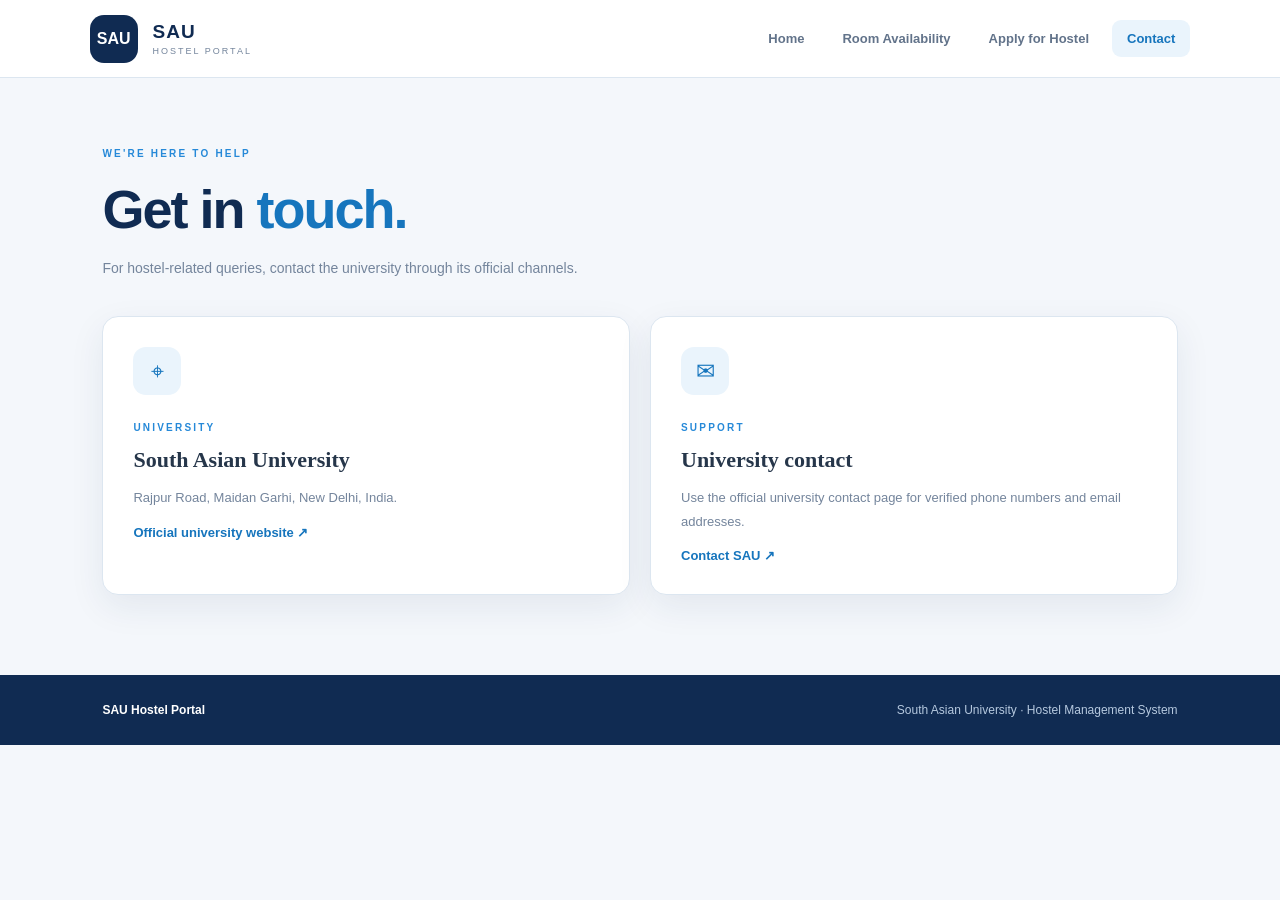
<file: contact.html>
<!DOCTYPE html>
<html lang="en">
<head>
  <meta charset="UTF-8">
  <meta name="viewport" content="width=device-width, initial-scale=1.0">
  <title>Contact | SAU Hostel Portal</title>
  <link rel="stylesheet" href="style.css">
  <script src="script.js" defer></script>
</head>
<body>
  <header class="topbar">
    <a class="brand" href="index.html"><span class="brand-mark">SAU</span><span><b>SAU</b><small>HOSTEL PORTAL</small></span></a>
    <button class="menu-toggle" id="menuToggle">☰</button>
    <nav id="mainNav">
      <a href="index.html">Home</a>
      <a href="rooms.html">Room Availability</a>
      <a href="application.html">Apply for Hostel</a>
      <a class="active" href="contact.html">Contact</a>
    </nav>
  </header>

  <main class="page-main">
    <section class="page-heading">
      <span class="eyebrow">WE'RE HERE TO HELP</span>
      <h1>Get in <span>touch.</span></h1>
      <p>For hostel-related queries, contact the university through its official channels.</p>
    </section>

    <section class="contact-grid">
      <article class="panel contact-card">
        <div class="feature-icon">⌖</div>
        <span class="eyebrow">UNIVERSITY</span>
        <h2>South Asian University</h2>
        <p>Rajpur Road, Maidan Garhi, New Delhi, India.</p>
        <a href="https://www.sau.int/" target="_blank" rel="noopener">Official university website ↗</a>
      </article>
      <article class="panel contact-card">
        <div class="feature-icon">✉</div>
        <span class="eyebrow">SUPPORT</span>
        <h2>University contact</h2>
        <p>Use the official university contact page for verified phone numbers and email addresses.</p>
        <a href="https://www.sau.int/contact-us/" target="_blank" rel="noopener">Contact SAU ↗</a>
      </article>
    </section>
  </main>

  <footer><b>SAU Hostel Portal</b><span>South Asian University · Hostel Management System</span></footer>
</body>
</html>
</file>
<file: style.css>
* {
    box-sizing: border-box;
}

html {
    scroll-behavior: smooth;
}

body {
  margin: 0;
  background: var(--bg);
  color: var(--ink);
  font-family: 'DM Sans', sans-serif;
}
a { color: inherit; text-decoration: none; }
button, input, select, textarea { font: inherit; }

.topbar {
  min-height: 78px;
  padding: 0 7%;
  display: flex;
  align-items: center;
  justify-content: space-between;
  gap: 24px;
  background: white;
  border-bottom: 1px solid var(--line);
  position: sticky;
  top: 0;
  z-index: 20;
}
.brand { display: flex; align-items: center; gap: 12px; color: var(--navy); }
.brand img { width: 48px; height: 48px; object-fit: contain; }
.brand-mark {
  width: 48px; height: 48px; border-radius: 14px;
  background: var(--navy); color: white;
  display: grid; place-items: center; font-weight: 800;
}
.brand span:last-child { display: grid; gap: 3px; }
.brand b { font: 800 19px Manrope, sans-serif; letter-spacing: 1px; }
.brand small { font-size: 9px; letter-spacing: 2px; color: var(--muted); }
nav { display: flex; align-items: center; gap: 8px; }
nav a {
  padding: 11px 15px; border-radius: 9px;
  font-size: 13px; font-weight: 700; color: #62738a;
}
nav a:hover, nav a.active { color: var(--blue); background: var(--pale); }
.menu-toggle { display: none; border: 0; background: none; font-size: 25px; color: var(--navy); }

.hero {
  min-height: 475px; padding: 75px 9%;
  display: grid; grid-template-columns: 1.1fr .9fr;
  align-items: center; gap: 50px;
  background: linear-gradient(120deg, #102b52, #164d83 65%, #217bb6);
  color: white; overflow: hidden;
}
.eyebrow { font-size: 10px; font-weight: 800; letter-spacing: 2.2px; color: var(--bright); }
.hero .eyebrow { color: #9dd4ff; }
.hero h1, .page-heading h1 {
  font: 800 clamp(38px, 5vw, 64px)/1.12 Manrope, sans-serif;
  letter-spacing: -2px; margin: 18px 0;
}
.hero h1 span { color: #91d0ff; }
.hero-content > p { max-width: 510px; color: #d2e2f2; line-height: 1.8; font-size: 15px; }
.hero-actions { display: flex; gap: 12px; flex-wrap: wrap; margin-top: 28px; }
.btn {
  display: inline-flex; align-items: center; justify-content: center;
  border: 0; border-radius: 10px; padding: 14px 20px;
  font-size: 13px; font-weight: 800; cursor: pointer;
  transition: .2s ease;
}
.btn:hover { transform: translateY(-2px); }
.btn-primary { background: var(--blue); color: white; }
.hero .btn-primary { background: #72bded; color: #102b52; }
.btn-light { background: white; color: var(--navy); }
.hero-visual {
  min-height: 280px; display: grid; place-items: center;
  background: radial-gradient(circle, rgba(255,255,255,.18), transparent 65%);
}
.visual-card {
  width: min(100%, 330px); padding: 34px;
  border: 1px solid rgba(255,255,255,.3); border-radius: 22px;
  background: rgba(255,255,255,.12); backdrop-filter: blur(10px);
  box-shadow: 0 25px 60px rgba(0,0,0,.15);
}
.visual-icon { font-size: 54px; color: #a7d9ff; }
.visual-card p { font-size: 10px; letter-spacing: 3px; color: #b8dafa; }
.visual-card h2 { font: 700 28px Manrope; line-height: 1.3; }
.visual-card span { font-size: 9px; letter-spacing: 2px; color: #b8dafa; }

.stats-grid {
  width: 84%; margin: -35px auto 65px; position: relative;
  display: grid; grid-template-columns: repeat(4, 1fr);
  gap: 14px;
}
.stat-card, .feature-card, .panel {
  background: white; border: 1px solid var(--line);
  border-radius: 16px; box-shadow: var(--shadow);
}
.stat-card { padding: 23px; }
.stat-card > span { color: var(--bright); font-size: 11px; font-weight: 800; }
.stat-card h3 { font: 700 16px Manrope; margin: 14px 0 5px; }
.stat-card p, .feature-card p { color: var(--muted); font-size: 12px; line-height: 1.7; margin: 0; }

.section-block { width: 84%; margin: 0 auto 80px; }
.section-heading {
  display: flex; justify-content: space-between; align-items: end;
  gap: 20px; margin-bottom: 25px;
}
.section-heading h2 { font: 800 27px Manrope; margin: 8px 0 0; }
.section-heading > p { max-width: 340px; color: var(--muted); font-size: 13px; line-height: 1.7; }
.feature-grid { display: grid; grid-template-columns: repeat(3, 1fr); gap: 18px; }
.feature-card { padding: 27px; transition: .2s; }
.feature-card:hover { transform: translateY(-5px); border-color: #b7d9f4; }
.feature-icon {
  width: 48px; height: 48px; border-radius: 13px;
  background: var(--pale); color: var(--blue);
  display: grid; place-items: center; font-size: 23px; margin-bottom: 22px;
}
.feature-card h3 { font: 700 18px Manrope; margin: 0 0 9px; }
.feature-card span { display: inline-block; margin-top: 20px; color: var(--blue); font-size: 12px; font-weight: 800; }

.page-main { width: 84%; max-width: 1200px; margin: 0 auto; padding: 65px 0 80px; }
.page-main.narrow { max-width: 850px; }
.page-heading { margin-bottom: 35px; }
.page-heading h1 { font-size: clamp(38px, 5vw, 54px); color: var(--navy); }
.page-heading h1 span { color: var(--blue); }
.page-heading p { color: var(--muted); font-size: 14px; line-height: 1.7; }
.panel { padding: 30px; }
.compact { margin: 30px 0 15px; }
.compact h2 { font-size: 20px; }
.choice-row { display: flex; flex-wrap: wrap; gap: 10px; }
.choice-btn {
  border: 1px solid var(--line); border-radius: 9px;
  background: white; color: #526780; padding: 11px 17px;
  cursor: pointer; font-size: 12px; font-weight: 700;
}
.choice-btn:hover, .choice-btn.selected {
  border-color: var(--blue); background: var(--pale); color: var(--blue);
}
.room-grid { display: grid; grid-template-columns: repeat(3, 1fr); gap: 14px; }
.room-card {
  border: 1px solid var(--line); border-radius: 13px;
  padding: 18px; background: #fff;
}
.room-card h3 { font: 700 16px Manrope; margin: 0 0 7px; }
.room-card p { font-size: 12px; color: var(--muted); margin: 5px 0; }
.room-top { display: flex; align-items: center; justify-content: space-between; gap: 10px; }
.room-status { font-size: 10px; font-weight: 800; color: var(--green); }
.room-status.full { color: var(--red); }
.occupancy-track { height: 8px; border-radius: 10px; background: #e7edf3; overflow: hidden; margin: 15px 0 9px; }
.occupancy-fill { height: 100%; border-radius: 10px; background: var(--green); }
.occupancy-fill.full { background: var(--red); }
.legend { display: flex; gap: 22px; flex-wrap: wrap; margin: 20px 0; color: var(--muted); font-size: 12px; }
.legend span { display: flex; align-items: center; gap: 8px; }
.dot { width: 9px; height: 9px; border-radius: 50%; display: inline-block; }
.dot.available { background: #d7e0e9; }
.dot.occupied { background: var(--green); }
.dot.full { background: var(--red); }
.muted { color: var(--muted); font-size: 12px; }
.small { line-height: 1.7; }
.notice { color: var(--muted); font-size: 13px; line-height: 1.6; }
.notice.error { color: var(--red); }
.notice.success { color: var(--green); }

.application-form fieldset {
  border: 0; border-top: 1px solid var(--line);
  padding: 25px 0; margin: 0;
}
.application-form legend { padding: 0 12px 0 0; color: var(--navy); font: 800 16px Manrope; }
.form-grid { display: grid; grid-template-columns: 1fr 1fr; gap: 18px; }
.form-grid label { display: grid; gap: 8px; font-size: 12px; font-weight: 700; color: #53657a; }
.form-grid input, .form-grid select, .form-grid textarea {
  width: 100%; border: 1px solid var(--line); border-radius: 9px;
  background: #fbfdff; padding: 12px; color: var(--ink); outline: none;
}
.form-grid input:focus, .form-grid select:focus, .form-grid textarea:focus {
  border-color: var(--bright); box-shadow: 0 0 0 3px #2689d81c;
}
.form-grid .full { grid-column: 1 / -1; }
.check-label { display: flex; gap: 10px; align-items: start; color: var(--muted); font-size: 12px; margin: 10px 0 20px; }
.submit-btn { width: 100%; }
.contact-grid { display: grid; grid-template-columns: 1fr 1fr; gap: 20px; }
.contact-card h2 { font: 700 22px Manrope; margin: 12px 0; }
.contact-card p { color: var(--muted); font-size: 13px; line-height: 1.8; }
.contact-card a { color: var(--blue); font-size: 13px; font-weight: 800; }

footer {
  padding: 28px 8%; background: var(--navy); color: white;
  display: flex; justify-content: space-between; gap: 15px;
  font-size: 12px;
}
footer span { color: #b6c9df; }

@media (max-width: 850px) {
  .topbar { padding: 12px 5%; flex-wrap: wrap; }
  .menu-toggle { display: block; }
  nav { display: none; width: 100%; flex-direction: column; align-items: stretch; padding-bottom: 10px; }
  nav.open { display: flex; }
  nav a { padding: 12px; }
  .hero { grid-template-columns: 1fr; padding: 60px 8%; }
  .hero-visual { display: none; }
  .stats-grid { grid-template-columns: repeat(2, 1fr); width: 90%; }
  .section-block, .page-main { width: 90%; }
  .feature-grid { grid-template-columns: 1fr 1fr; }
}
@media (max-width: 560px) {
  .hero { min-height: 400px; }
  .stats-grid { grid-template-columns: 1fr 1fr; gap: 9px; }
  .stat-card { padding: 16px; }
  .feature-grid, .room-grid, .contact-grid, .form-grid { grid-template-columns: 1fr; }
  .form-grid .full { grid-column: auto; }
  .panel { padding: 19px; }
  .section-heading { align-items: start; flex-direction: column; }
  footer { flex-direction: column; }
}
.occupancy-track {
    width: 100%;
    height: 10px;
    background: #e5e7eb;
    border-radius: 20px;
    overflow: hidden;
    margin: 12px 0;
}

.occupancy-fill {
    height: 100%;
    background: #16a36a;
    border-radius: 20px;
    transition: width 0.4s ease;
}

.occupancy-fill.full {
    background: #dc3545;
}
.site-header {
    background: white;
    padding: 15px 5%;
    border-bottom: 1px solid #dce5f0;
}

.brand {
    display: flex;
    align-items: center;
    gap: 15px;
}

.brand-logo {
    width: 65px;
    height: 65px;
    object-fit: contain;
}

.brand-text h1 {
    margin: 0;
}

@media (max-width: 700px) {
    main {
        width: 94%;
    }

    .tower-list {
        grid-template-columns: repeat(2, 1fr);
    }

    .details-grid {
        grid-template-columns: repeat(2, 1fr);
    }

    nav a {
        margin-right: 12px;
        margin-bottom: 5px;
    }
}

@media (max-width: 450px) {
    .tower-list,
    .details-grid {
        grid-template-columns: 1fr;
    }

    header h1 {
        font-size: 23px;
    }

    .tower-section,
    .room-details,
    .apply-section {
        padding: 14px;
    }
}

/* Responsive tower layout */
.tower-list {
    display: grid;
    grid-template-columns: repeat(3, 1fr);
    gap: 20px;
}

/* Tablet */
@media (max-width: 768px) {
    .tower-list {
        grid-template-columns: repeat(2, 1fr);
    }
}

/* Mobile */
@media (max-width: 480px) {
    .tower-list {
        grid-template-columns: 1fr;
    }
}

/* Hostel Application Form */

.apply-section {
    max-width: 800px;
    margin: 40px auto;
    padding: 25px;
    background-color: #ffffff;
    border-radius: 10px;
}

.apply-section h2 {
    text-align: center;
    color: #174a35;
}

.apply-section p {
    text-align: center;
    margin-bottom: 25px;
}

.apply-section fieldset {
    border: 1px solid #cccccc;
    border-radius: 8px;
    padding: 20px;
    margin-bottom: 20px;
}

.apply-section legend {
    font-weight: bold;
    color: #174a35;
    padding: 0 8px;
}

.apply-section label {
    display: block;
    margin-top: 15px;
    margin-bottom: 6px;
}

.apply-section input:not([type="checkbox"]),
.apply-section select,
.apply-section textarea {
    width: 100%;
    box-sizing: border-box;
    padding: 10px;
    border: 1px solid #cccccc;
    border-radius: 5px;
    font-size: 16px;
}

.apply-section input[type="checkbox"] {
    margin-right: 8px;
}

.apply-section button {
    padding: 12px 20px;
    margin: 8px 5px 0 0;
    border: none;
    border-radius: 5px;
    background-color: #174a35;
    color: white;
    cursor: pointer;
}

.apply-section button[type="reset"] {
    background-color: #666666;
}

/* Mobile Responsive */

@media (max-width: 600px) {
    .apply-section {
        margin: 20px 10px;
        padding: 15px;
    }

    .apply-section fieldset {
        padding: 12px;
    }

    .apply-section button {
        width: 100%;
        margin: 8px 0;
    }
}

/* =================================
   HOSTEL PORTAL - SECTION STYLING
================================= */

/* Theme variables */
:root {
    --bg: #f4f7fb;
    --ink: #26364a;
    --navy: #102b52;
    --blue: #1675bd;
    --bright: #2689d8;
    --pale: #eaf4fc;
    --muted: #74859c;
    --line: #dce6f0;
    --green: #16a36a;
    --red: #dc3545;
    --shadow: 0 12px 35px rgba(25, 55, 90, 0.08);
}

/* Main hostel sections */
.tower-section,
.room-details,
.apply-section {
    width: 84%;
    max-width: 1200px;
    margin: 35px auto;
    padding: 28px;
    background: white;
    border: 1px solid var(--line);
    border-radius: 16px;
    box-shadow: var(--shadow);
}

.tower-section h2,
.room-details h2 {
    color: var(--navy);
    font-family: Manrope, sans-serif;
    margin-top: 0;
    margin-bottom: 20px;
}

/* Tower navigation */
.tower-list {
    display: grid;
    grid-template-columns: repeat(3, 1fr);
    gap: 15px;
}

.tower-list a {
    padding: 18px;
    background: white;
    border: 1px solid var(--line);
    border-radius: 12px;
    color: var(--navy);
    font-weight: 700;
    transition: 0.2s;
}

.tower-list a:hover {
    background: var(--pale);
    border-color: var(--blue);
}

/* Floors and rooms */
.floor-list,
.room-list {
    display: flex;
    flex-wrap: wrap;
    gap: 10px;
    margin: 18px 0;
}

.floor-list a,
.room-list a {
    padding: 10px 15px;
    background: var(--pale);
    border: 1px solid var(--line);
    border-radius: 8px;
    color: var(--blue);
    font-size: 13px;
    font-weight: 700;
    transition: 0.2s;
}

.floor-list a:hover,
.room-list a:hover {
    background: var(--blue);
    color: white;
}

/* Floor sections */
.floor {
    padding: 18px 0;
    border-top: 1px solid var(--line);
    scroll-margin-top: 90px;
}

.floor h3 {
    color: var(--navy);
}

/* Room detail cards */
.details-grid {
    display: grid;
    grid-template-columns: repeat(3, 1fr);
    gap: 15px;
}

.details-grid article {
    padding: 20px;
    background: #f8fbff;
    border: 1px solid var(--line);
    border-radius: 12px;
    scroll-margin-top: 90px;
}

.details-grid article:target {
    background: var(--pale);
    border-color: var(--blue);
}

.details-grid article h3 {
    color: var(--navy);
    margin-top: 0;
}

.details-grid article p {
    color: var(--muted);
    font-size: 13px;
}

/* Application form */
.apply-section h2 {
    color: var(--navy);
}

.apply-section p {
    color: var(--muted);
}

.apply-section fieldset {
    border: 0;
    border-top: 1px solid var(--line);
    padding: 22px 0;
    margin-bottom: 15px;
}

.apply-section legend {
    color: var(--navy);
    font-weight: 800;
    padding-right: 10px;
}

.apply-section label {
    display: block;
    margin: 12px 0 6px;
    font-size: 13px;
    font-weight: 700;
    color: var(--ink);
}

.apply-section input:not([type="checkbox"]),
.apply-section select,
.apply-section textarea {
    width: 100%;
    padding: 12px;
    border: 1px solid var(--line);
    border-radius: 8px;
    background: #fbfdff;
}

.apply-section button {
    padding: 13px 22px;
    border: none;
    border-radius: 9px;
    background: var(--blue);
    color: white;
    cursor: pointer;
    font-weight: 700;
}

.apply-section button[type="reset"] {
    background: #718096;
}

/* Responsive design */
@media (max-width: 850px) {
    .tower-section,
    .room-details,
    .apply-section {
        width: 90%;
    }

    .details-grid {
        grid-template-columns: repeat(2, 1fr);
    }
}

@media (max-width: 560px) {
    .tower-section,
    .room-details,
    .apply-section {
        width: 94%;
        padding: 17px;
    }

    .tower-list,
    .details-grid {
        grid-template-columns: 1fr;
    }
}
</file>
